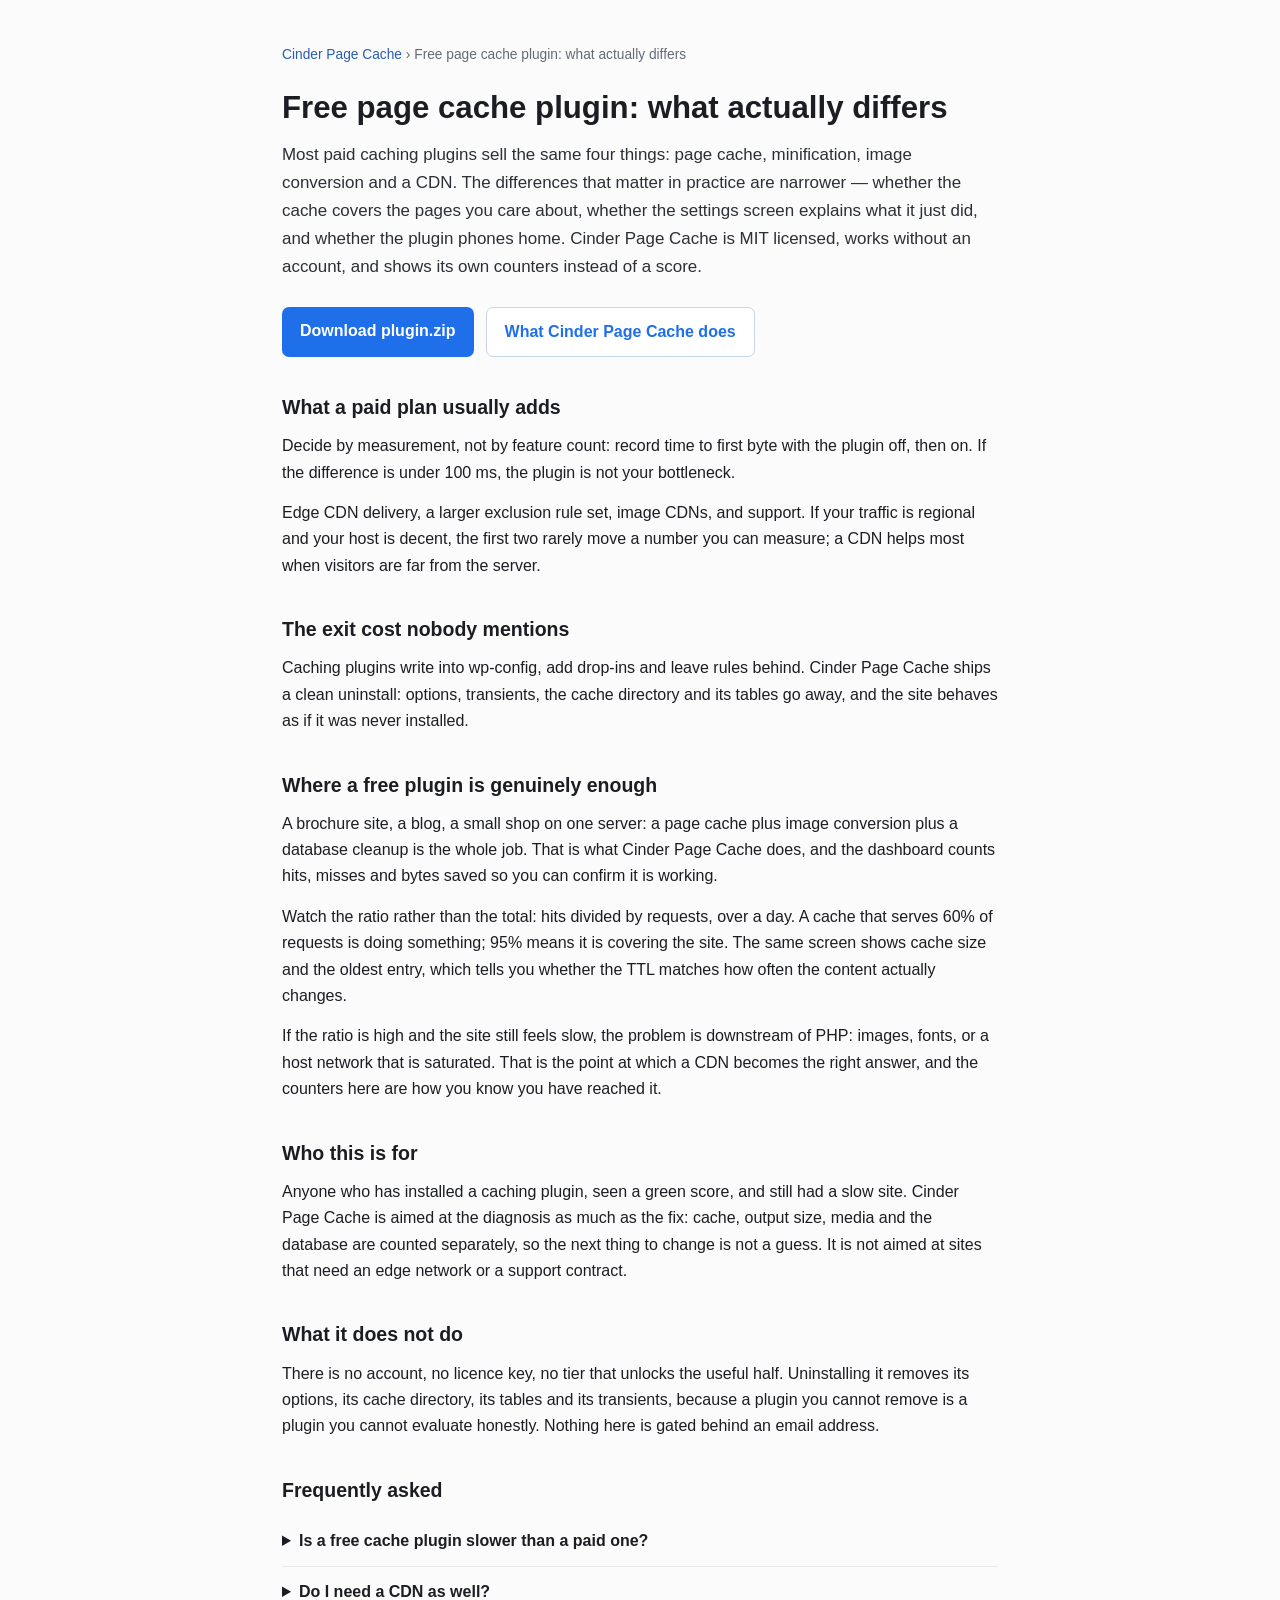
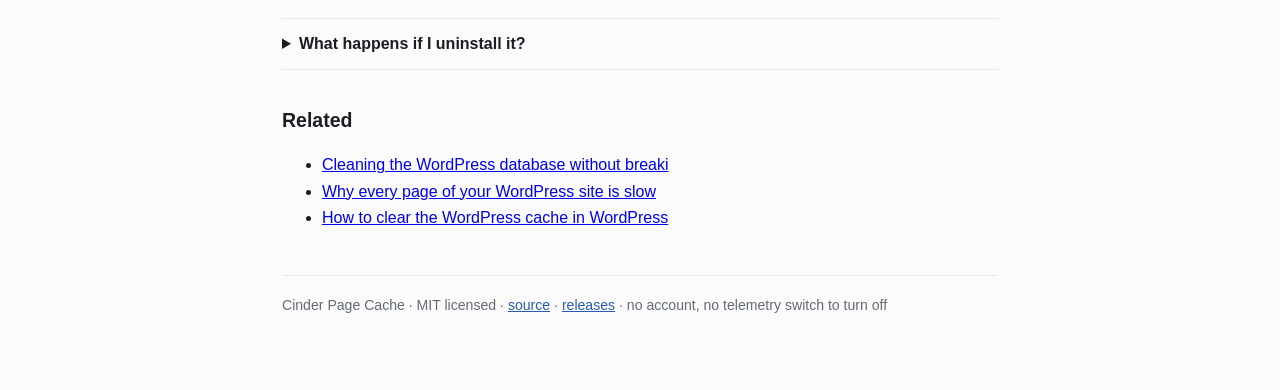
<file: docs/cache-plugin-comparison.html>
<!doctype html><html lang="en"><head><meta charset="utf-8"><meta name="viewport" content="width=device-width,initial-scale=1"><title>A free page cache plugin compared: what you get, what you pay for</title><meta name="description" content="Most paid caching plugins sell the same four things: page cache, minification, image conversion and a CDN. The differences that matter in practice are"><link rel="canonical" href="https://baronreproduce.github.io/cinder-page-cache/"><style>*{box-sizing:border-box}body{margin:0;font:16px/1.65 -apple-system,BlinkMacSystemFont,"Segoe UI",Roboto,sans-serif;color:#1b1d22;background:#fbfbfc}
.wrap{max-width:760px;margin:0 auto;padding:44px 22px 72px}h1{font-size:1.95rem;line-height:1.22;margin:0 0 14px}
h2{font-size:1.22rem;margin:34px 0 10px}p{margin:0 0 14px}nav.crumb{font-size:.86rem;color:#646b76;margin-bottom:22px}
nav.crumb a{color:#2a5db0;text-decoration:none}.lead{font-size:1.06rem;color:#2b2f36}
.cta{display:flex;gap:12px;flex-wrap:wrap;margin:26px 0 8px}.btn{display:inline-block;padding:11px 18px;border-radius:7px;background:#1f6feb;color:#fff;text-decoration:none;font-weight:600}
.btn.ghost{background:#fff;color:#1f6feb;border:1px solid #c7d5ea}pre{background:#11151c;color:#e6edf3;padding:14px 16px;border-radius:8px;overflow:auto;font-size:.86rem}
table{border-collapse:collapse;width:100%;font-size:.93rem}th,td{border-bottom:1px solid #e6e8ec;padding:8px 6px;text-align:left;vertical-align:top}
details{border-bottom:1px solid #e6e8ec;padding:12px 0}summary{font-weight:600;cursor:pointer}
footer{margin-top:44px;padding-top:18px;border-top:1px solid #e6e8ec;font-size:.88rem;color:#646b76}
footer a{color:#2a5db0}</style><script type="application/ld+json">{"@context": "https://schema.org", "@type": "FAQPage", "mainEntity": [{"@type": "Question", "name": "Is a free cache plugin slower than a paid one?", "acceptedAnswer": {"@type": "Answer", "text": "The cache itself is the same idea; what differs is polish and add-ons. Measure TTFB before and after \u2014 that number decides, not the price."}}, {"@type": "Question", "name": "Do I need a CDN as well?", "acceptedAnswer": {"@type": "Answer", "text": "Only if your visitors are geographically far from the server or your host throttles. A page cache on the origin fixes render time; a CDN fixes distance."}}, {"@type": "Question", "name": "What happens if I uninstall it?", "acceptedAnswer": {"@type": "Answer", "text": "{name} removes its options, transients, cache directory and tables. No drop-in is left behind."}}]}</script></head><body><div class="wrap"><nav class="crumb"><a href="https://baronreproduce.github.io/cinder-page-cache/">Cinder Page Cache</a> › Free page cache plugin: what actually differs</nav><h1>Free page cache plugin: what actually differs</h1><p class="lead">Most paid caching plugins sell the same four things: page cache, minification, image conversion and a CDN. The differences that matter in practice are narrower — whether the cache covers the pages you care about, whether the settings screen explains what it just did, and whether the plugin phones home. Cinder Page Cache is MIT licensed, works without an account, and shows its own counters instead of a score.</p><div class="cta"><a class="btn" href="https://github.com/BaronReproduce/cinder-page-cache/releases/latest/download/plugin.zip">Download plugin.zip</a><a class="btn ghost" href="https://baronreproduce.github.io/cinder-page-cache/">What Cinder Page Cache does</a></div><h2>What a paid plan usually adds</h2><p>Decide by measurement, not by feature count: record time to first byte with the plugin off, then on. If the difference is under 100 ms, the plugin is not your bottleneck.</p><p>Edge CDN delivery, a larger exclusion rule set, image CDNs, and support. If your traffic is regional and your host is decent, the first two rarely move a number you can measure; a CDN helps most when visitors are far from the server.</p><h2>The exit cost nobody mentions</h2><p>Caching plugins write into wp-config, add drop-ins and leave rules behind. Cinder Page Cache ships a clean uninstall: options, transients, the cache directory and its tables go away, and the site behaves as if it was never installed.</p><h2>Where a free plugin is genuinely enough</h2><p>A brochure site, a blog, a small shop on one server: a page cache plus image conversion plus a database cleanup is the whole job. That is what Cinder Page Cache does, and the dashboard counts hits, misses and bytes saved so you can confirm it is working.</p><p>Watch the ratio rather than the total: hits divided by requests, over a day. A cache that serves 60% of requests is doing something; 95% means it is covering the site. The same screen shows cache size and the oldest entry, which tells you whether the TTL matches how often the content actually changes.</p><p>If the ratio is high and the site still feels slow, the problem is downstream of PHP: images, fonts, or a host network that is saturated. That is the point at which a CDN becomes the right answer, and the counters here are how you know you have reached it.</p><h2>Who this is for</h2><p>Anyone who has installed a caching plugin, seen a green score, and still had a slow site. Cinder Page Cache is aimed at the diagnosis as much as the fix: cache, output size, media and the database are counted separately, so the next thing to change is not a guess. It is not aimed at sites that need an edge network or a support contract.</p><h2>What it does not do</h2><p>There is no account, no licence key, no tier that unlocks the useful half. Uninstalling it removes its options, its cache directory, its tables and its transients, because a plugin you cannot remove is a plugin you cannot evaluate honestly. Nothing here is gated behind an email address.</p><h2>Frequently asked</h2><details><summary>Is a free cache plugin slower than a paid one?</summary><p>The cache itself is the same idea; what differs is polish and add-ons. Measure TTFB before and after — that number decides, not the price.</p></details><details><summary>Do I need a CDN as well?</summary><p>Only if your visitors are geographically far from the server or your host throttles. A page cache on the origin fixes render time; a CDN fixes distance.</p></details><details><summary>What happens if I uninstall it?</summary><p>Cinder Page Cache removes its options, transients, cache directory and tables. No drop-in is left behind.</p></details><h2>Related</h2><ul><li><a href="https://baronreproduce.github.io/cinder-page-cache/database-cleanup.html">Cleaning the WordPress database without breaki</a></li><li><a href="https://baronreproduce.github.io/cinder-page-cache/slow-site-diagnosis.html">Why every page of your WordPress site is slow</a></li><li><a href="https://baronreproduce.github.io/cinder-page-cache/how-to.html">How to clear the WordPress cache in WordPress</a></li></ul><footer>Cinder Page Cache · MIT licensed · <a href="https://github.com/BaronReproduce/cinder-page-cache">source</a> · <a href="https://github.com/BaronReproduce/cinder-page-cache/releases/latest">releases</a> · no account, no telemetry switch to turn off</footer></div></body></html>
</file>
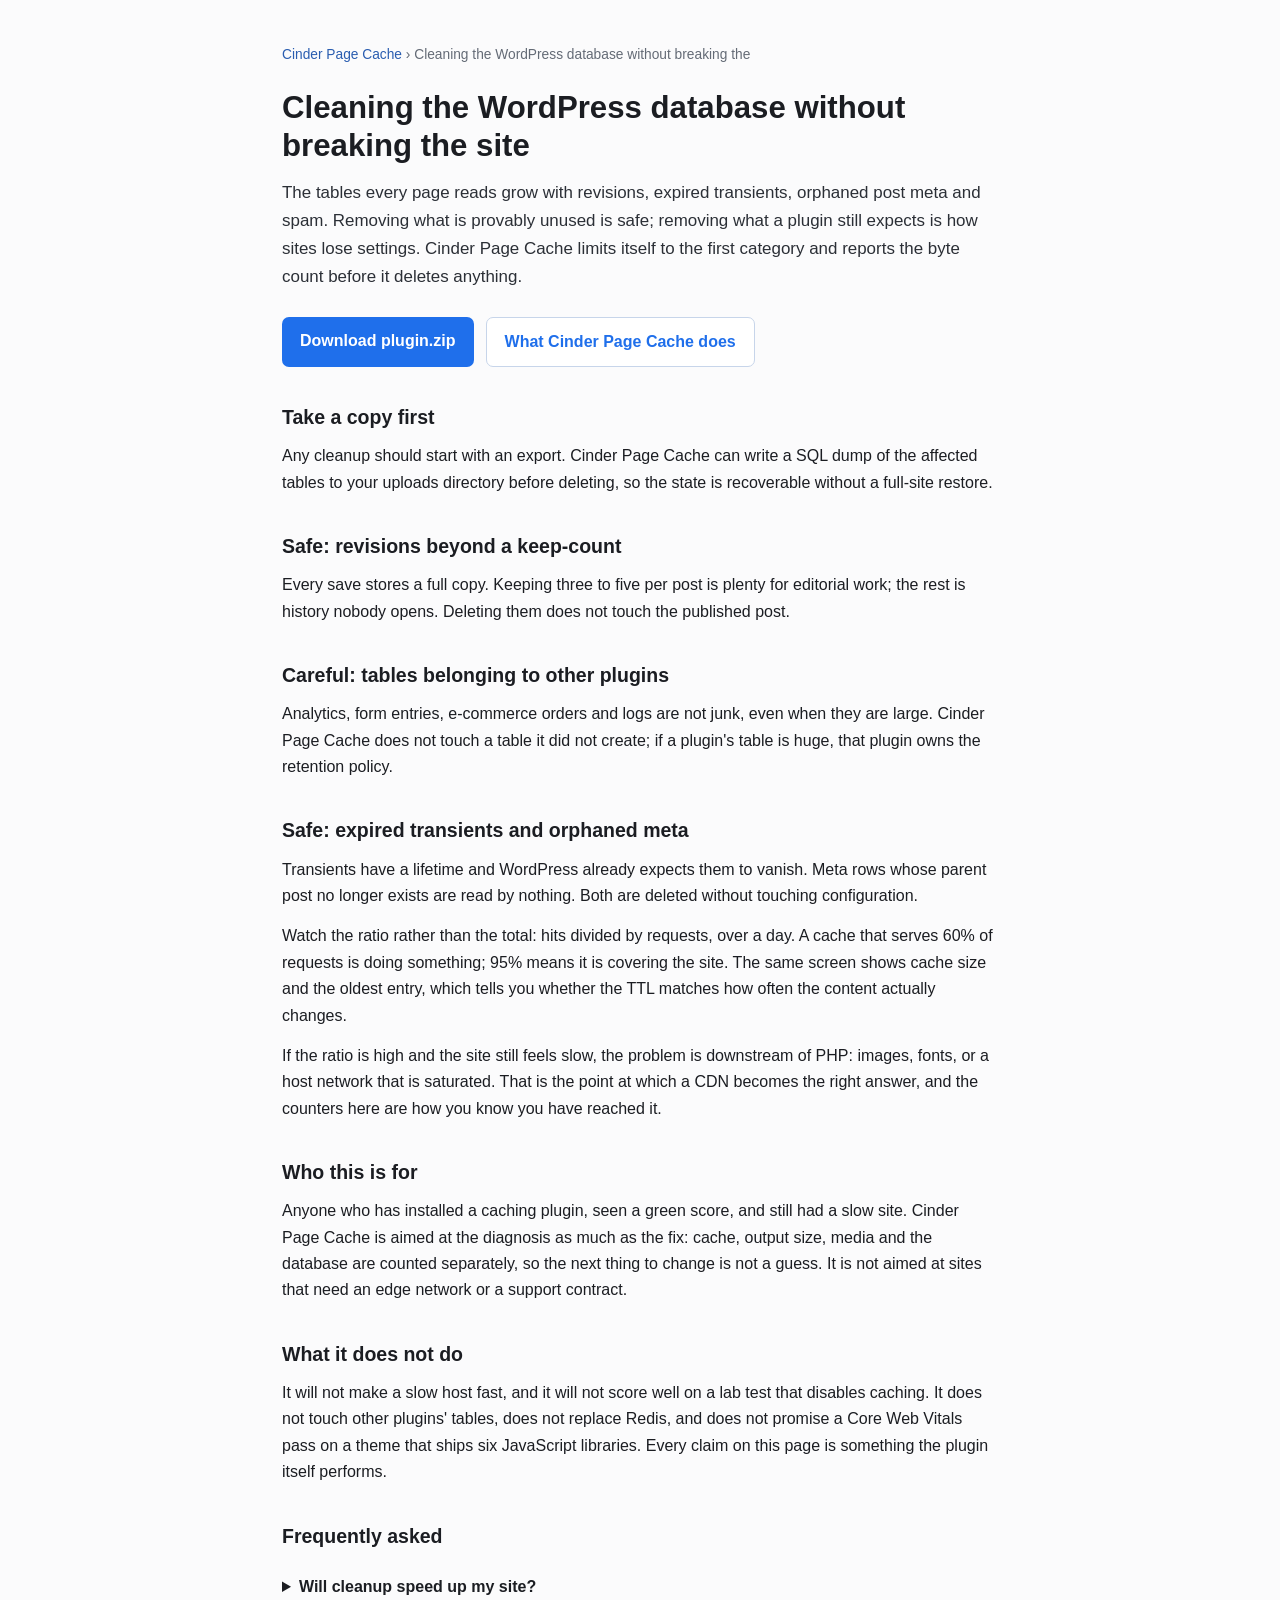
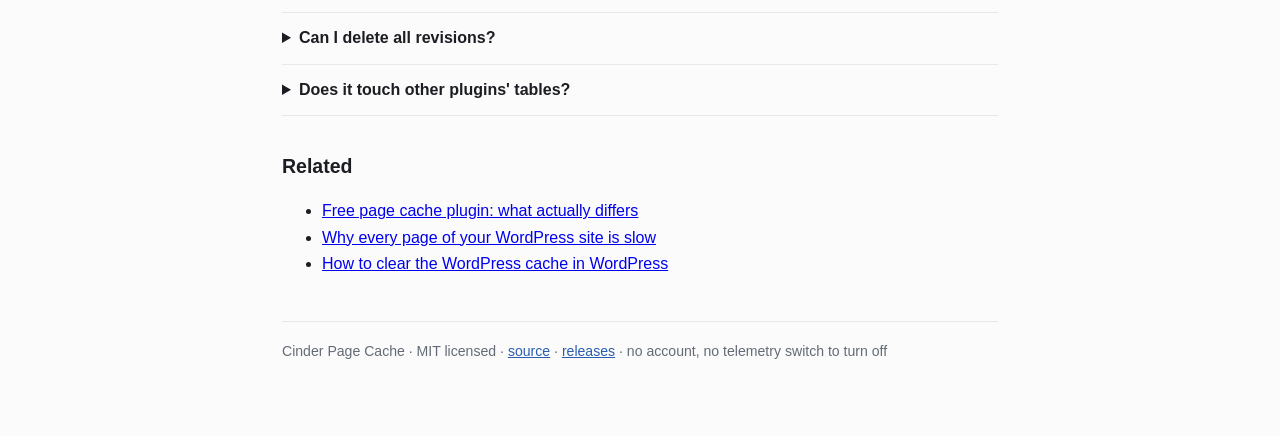
<file: docs/database-cleanup.html>
<!doctype html><html lang="en"><head><meta charset="utf-8"><meta name="viewport" content="width=device-width,initial-scale=1"><title>WordPress database cleanup: what is safe to delete and what is not</title><meta name="description" content="The tables every page reads grow with revisions, expired transients, orphaned post meta and spam. Removing what is provably unused is safe; removing w"><link rel="canonical" href="https://baronreproduce.github.io/cinder-page-cache/"><style>*{box-sizing:border-box}body{margin:0;font:16px/1.65 -apple-system,BlinkMacSystemFont,"Segoe UI",Roboto,sans-serif;color:#1b1d22;background:#fbfbfc}
.wrap{max-width:760px;margin:0 auto;padding:44px 22px 72px}h1{font-size:1.95rem;line-height:1.22;margin:0 0 14px}
h2{font-size:1.22rem;margin:34px 0 10px}p{margin:0 0 14px}nav.crumb{font-size:.86rem;color:#646b76;margin-bottom:22px}
nav.crumb a{color:#2a5db0;text-decoration:none}.lead{font-size:1.06rem;color:#2b2f36}
.cta{display:flex;gap:12px;flex-wrap:wrap;margin:26px 0 8px}.btn{display:inline-block;padding:11px 18px;border-radius:7px;background:#1f6feb;color:#fff;text-decoration:none;font-weight:600}
.btn.ghost{background:#fff;color:#1f6feb;border:1px solid #c7d5ea}pre{background:#11151c;color:#e6edf3;padding:14px 16px;border-radius:8px;overflow:auto;font-size:.86rem}
table{border-collapse:collapse;width:100%;font-size:.93rem}th,td{border-bottom:1px solid #e6e8ec;padding:8px 6px;text-align:left;vertical-align:top}
details{border-bottom:1px solid #e6e8ec;padding:12px 0}summary{font-weight:600;cursor:pointer}
footer{margin-top:44px;padding-top:18px;border-top:1px solid #e6e8ec;font-size:.88rem;color:#646b76}
footer a{color:#2a5db0}</style><script type="application/ld+json">{"@context": "https://schema.org", "@type": "FAQPage", "mainEntity": [{"@type": "Question", "name": "Will cleanup speed up my site?", "acceptedAnswer": {"@type": "Answer", "text": "It shortens queries on the tables it cleans. Expect a small but real gain, larger on old sites with tens of thousands of revisions."}}, {"@type": "Question", "name": "Can I delete all revisions?", "acceptedAnswer": {"@type": "Answer", "text": "Yes, but keeping a few per post costs almost nothing and preserves editorial history."}}, {"@type": "Question", "name": "Does it touch other plugins' tables?", "acceptedAnswer": {"@type": "Answer", "text": "No. Only rows and tables {name} created or WordPress marked as disposable."}}]}</script></head><body><div class="wrap"><nav class="crumb"><a href="https://baronreproduce.github.io/cinder-page-cache/">Cinder Page Cache</a> › Cleaning the WordPress database without breaking the</nav><h1>Cleaning the WordPress database without breaking the site</h1><p class="lead">The tables every page reads grow with revisions, expired transients, orphaned post meta and spam. Removing what is provably unused is safe; removing what a plugin still expects is how sites lose settings. Cinder Page Cache limits itself to the first category and reports the byte count before it deletes anything.</p><div class="cta"><a class="btn" href="https://github.com/BaronReproduce/cinder-page-cache/releases/latest/download/plugin.zip">Download plugin.zip</a><a class="btn ghost" href="https://baronreproduce.github.io/cinder-page-cache/">What Cinder Page Cache does</a></div><h2>Take a copy first</h2><p>Any cleanup should start with an export. Cinder Page Cache can write a SQL dump of the affected tables to your uploads directory before deleting, so the state is recoverable without a full-site restore.</p><h2>Safe: revisions beyond a keep-count</h2><p>Every save stores a full copy. Keeping three to five per post is plenty for editorial work; the rest is history nobody opens. Deleting them does not touch the published post.</p><h2>Careful: tables belonging to other plugins</h2><p>Analytics, form entries, e-commerce orders and logs are not junk, even when they are large. Cinder Page Cache does not touch a table it did not create; if a plugin's table is huge, that plugin owns the retention policy.</p><h2>Safe: expired transients and orphaned meta</h2><p>Transients have a lifetime and WordPress already expects them to vanish. Meta rows whose parent post no longer exists are read by nothing. Both are deleted without touching configuration.</p><p>Watch the ratio rather than the total: hits divided by requests, over a day. A cache that serves 60% of requests is doing something; 95% means it is covering the site. The same screen shows cache size and the oldest entry, which tells you whether the TTL matches how often the content actually changes.</p><p>If the ratio is high and the site still feels slow, the problem is downstream of PHP: images, fonts, or a host network that is saturated. That is the point at which a CDN becomes the right answer, and the counters here are how you know you have reached it.</p><h2>Who this is for</h2><p>Anyone who has installed a caching plugin, seen a green score, and still had a slow site. Cinder Page Cache is aimed at the diagnosis as much as the fix: cache, output size, media and the database are counted separately, so the next thing to change is not a guess. It is not aimed at sites that need an edge network or a support contract.</p><h2>What it does not do</h2><p>It will not make a slow host fast, and it will not score well on a lab test that disables caching. It does not touch other plugins' tables, does not replace Redis, and does not promise a Core Web Vitals pass on a theme that ships six JavaScript libraries. Every claim on this page is something the plugin itself performs.</p><h2>Frequently asked</h2><details><summary>Will cleanup speed up my site?</summary><p>It shortens queries on the tables it cleans. Expect a small but real gain, larger on old sites with tens of thousands of revisions.</p></details><details><summary>Can I delete all revisions?</summary><p>Yes, but keeping a few per post costs almost nothing and preserves editorial history.</p></details><details><summary>Does it touch other plugins' tables?</summary><p>No. Only rows and tables Cinder Page Cache created or WordPress marked as disposable.</p></details><h2>Related</h2><ul><li><a href="https://baronreproduce.github.io/cinder-page-cache/cache-plugin-comparison.html">Free page cache plugin: what actually differs</a></li><li><a href="https://baronreproduce.github.io/cinder-page-cache/slow-site-diagnosis.html">Why every page of your WordPress site is slow</a></li><li><a href="https://baronreproduce.github.io/cinder-page-cache/how-to.html">How to clear the WordPress cache in WordPress</a></li></ul><footer>Cinder Page Cache · MIT licensed · <a href="https://github.com/BaronReproduce/cinder-page-cache">source</a> · <a href="https://github.com/BaronReproduce/cinder-page-cache/releases/latest">releases</a> · no account, no telemetry switch to turn off</footer></div></body></html>
</file>
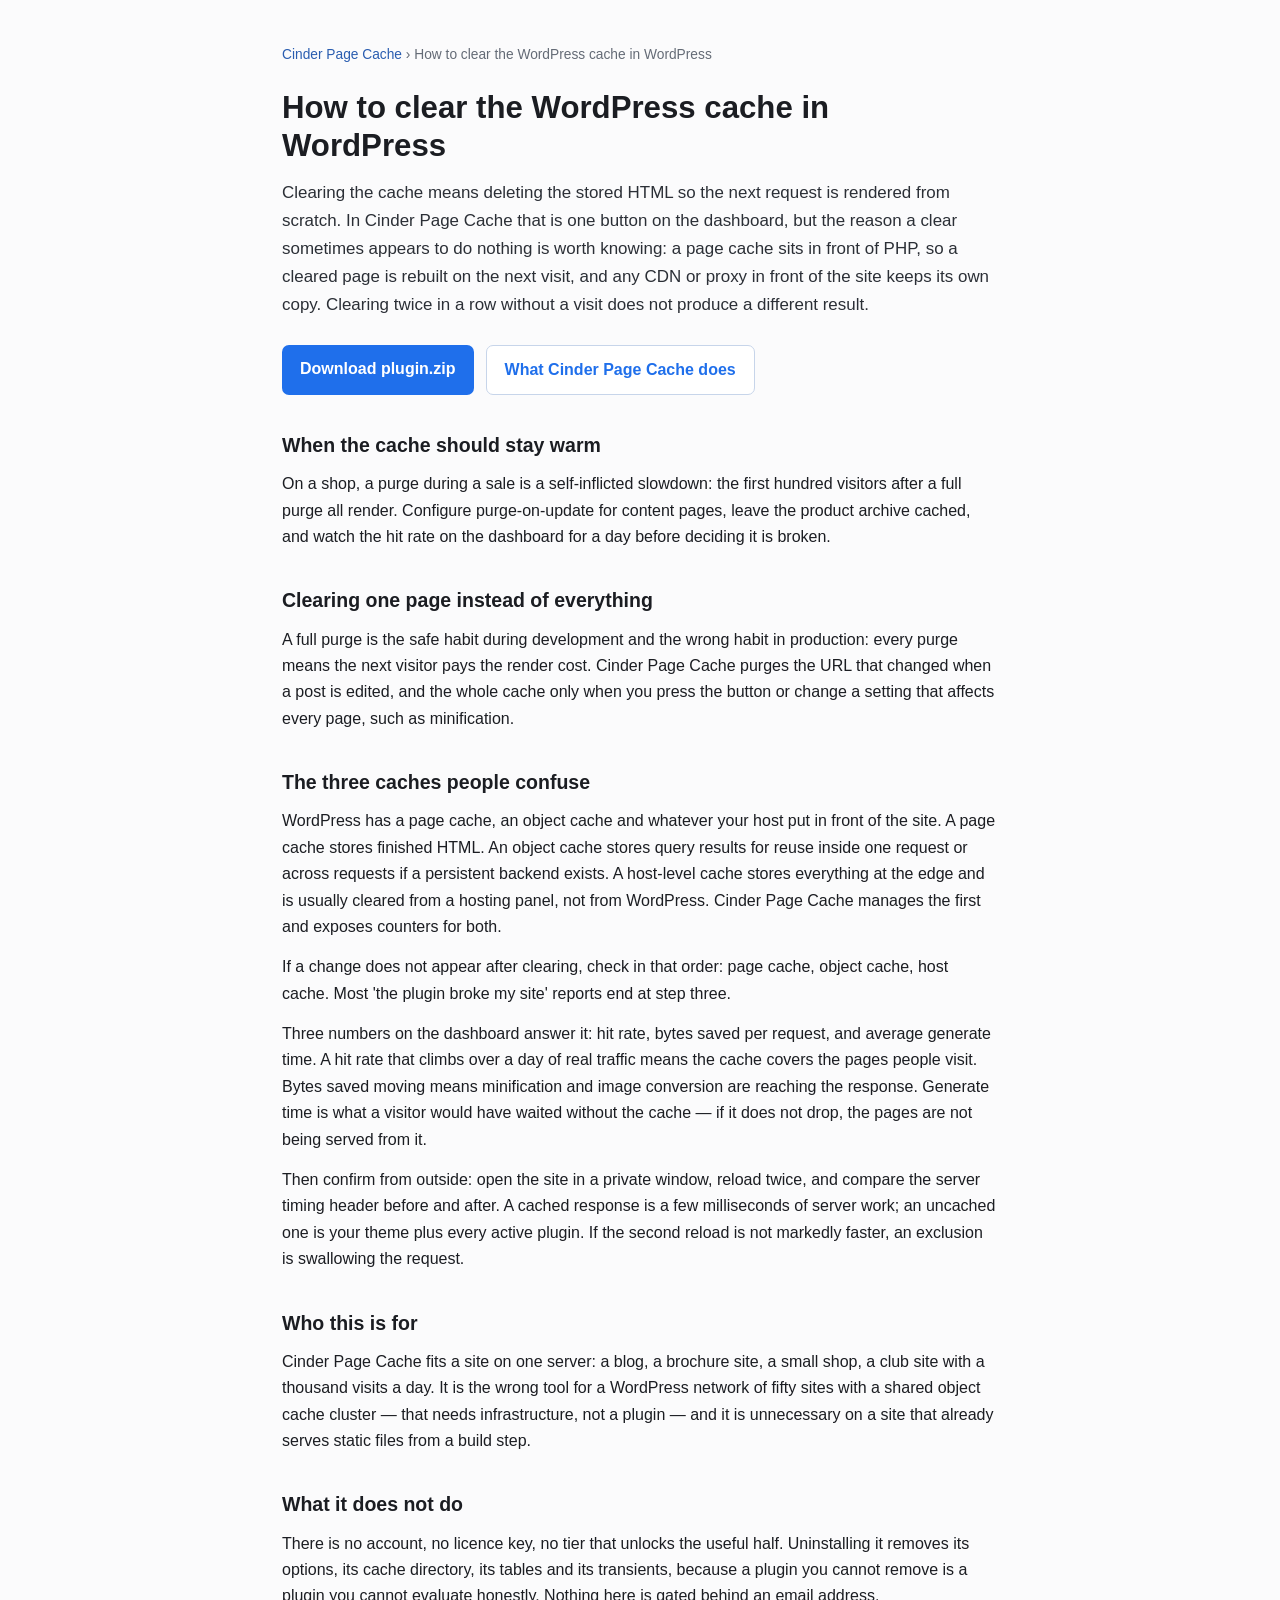
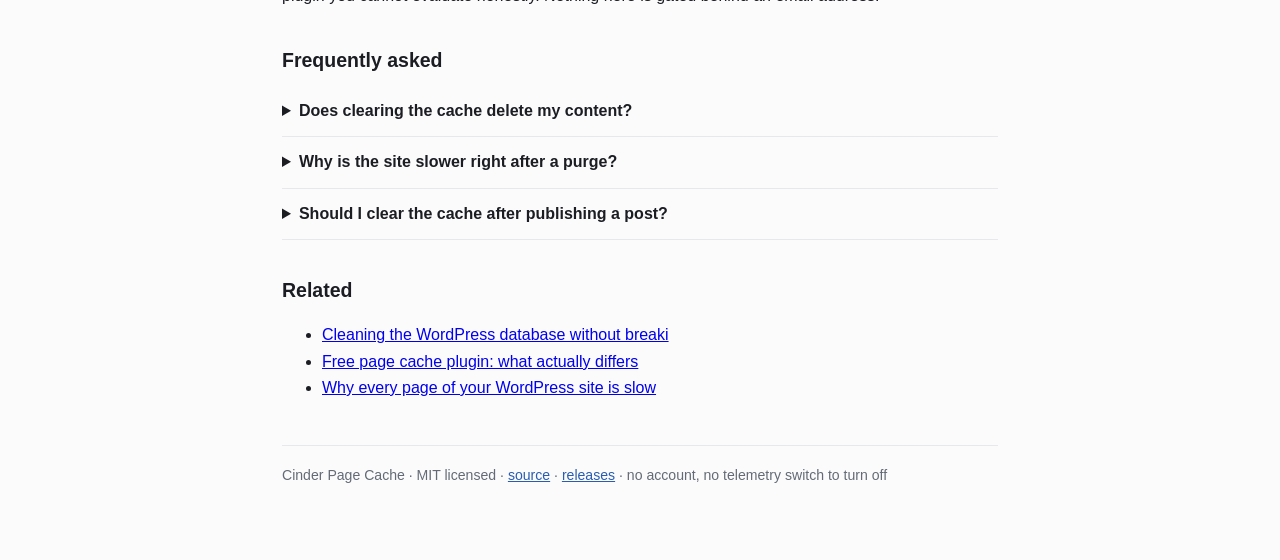
<file: docs/how-to.html>
<!doctype html><html lang="en"><head><meta charset="utf-8"><meta name="viewport" content="width=device-width,initial-scale=1"><title>How to clear the WordPress cache (and why the button sometimes does nothing)</title><meta name="description" content="Clearing the cache means deleting the stored HTML so the next request is rendered from scratch. In Cinder Page Cache that is one button on the dashboa"><link rel="canonical" href="https://baronreproduce.github.io/cinder-page-cache/"><style>*{box-sizing:border-box}body{margin:0;font:16px/1.65 -apple-system,BlinkMacSystemFont,"Segoe UI",Roboto,sans-serif;color:#1b1d22;background:#fbfbfc}
.wrap{max-width:760px;margin:0 auto;padding:44px 22px 72px}h1{font-size:1.95rem;line-height:1.22;margin:0 0 14px}
h2{font-size:1.22rem;margin:34px 0 10px}p{margin:0 0 14px}nav.crumb{font-size:.86rem;color:#646b76;margin-bottom:22px}
nav.crumb a{color:#2a5db0;text-decoration:none}.lead{font-size:1.06rem;color:#2b2f36}
.cta{display:flex;gap:12px;flex-wrap:wrap;margin:26px 0 8px}.btn{display:inline-block;padding:11px 18px;border-radius:7px;background:#1f6feb;color:#fff;text-decoration:none;font-weight:600}
.btn.ghost{background:#fff;color:#1f6feb;border:1px solid #c7d5ea}pre{background:#11151c;color:#e6edf3;padding:14px 16px;border-radius:8px;overflow:auto;font-size:.86rem}
table{border-collapse:collapse;width:100%;font-size:.93rem}th,td{border-bottom:1px solid #e6e8ec;padding:8px 6px;text-align:left;vertical-align:top}
details{border-bottom:1px solid #e6e8ec;padding:12px 0}summary{font-weight:600;cursor:pointer}
footer{margin-top:44px;padding-top:18px;border-top:1px solid #e6e8ec;font-size:.88rem;color:#646b76}
footer a{color:#2a5db0}</style><script type="application/ld+json">{"@context": "https://schema.org", "@type": "FAQPage", "mainEntity": [{"@type": "Question", "name": "Does clearing the cache delete my content?", "acceptedAnswer": {"@type": "Answer", "text": "No. It deletes generated HTML and stored counters. Posts, pages, media and settings are untouched; the next request regenerates the page."}}, {"@type": "Question", "name": "Why is the site slower right after a purge?", "acceptedAnswer": {"@type": "Answer", "text": "Every cached page has to be rendered again. The first visitors after a purge pay that cost; the hit rate recovers as pages are visited."}}, {"@type": "Question", "name": "Should I clear the cache after publishing a post?", "acceptedAnswer": {"@type": "Answer", "text": "{name} purges the affected URL automatically on save, so a manual purge is only needed after changing a global setting."}}]}</script></head><body><div class="wrap"><nav class="crumb"><a href="https://baronreproduce.github.io/cinder-page-cache/">Cinder Page Cache</a> › How to clear the WordPress cache in WordPress</nav><h1>How to clear the WordPress cache in WordPress</h1><p class="lead">Clearing the cache means deleting the stored HTML so the next request is rendered from scratch. In Cinder Page Cache that is one button on the dashboard, but the reason a clear sometimes appears to do nothing is worth knowing: a page cache sits in front of PHP, so a cleared page is rebuilt on the next visit, and any CDN or proxy in front of the site keeps its own copy. Clearing twice in a row without a visit does not produce a different result.</p><div class="cta"><a class="btn" href="https://github.com/BaronReproduce/cinder-page-cache/releases/latest/download/plugin.zip">Download plugin.zip</a><a class="btn ghost" href="https://baronreproduce.github.io/cinder-page-cache/">What Cinder Page Cache does</a></div><h2>When the cache should stay warm</h2><p>On a shop, a purge during a sale is a self-inflicted slowdown: the first hundred visitors after a full purge all render. Configure purge-on-update for content pages, leave the product archive cached, and watch the hit rate on the dashboard for a day before deciding it is broken.</p><h2>Clearing one page instead of everything</h2><p>A full purge is the safe habit during development and the wrong habit in production: every purge means the next visitor pays the render cost. Cinder Page Cache purges the URL that changed when a post is edited, and the whole cache only when you press the button or change a setting that affects every page, such as minification.</p><h2>The three caches people confuse</h2><p>WordPress has a page cache, an object cache and whatever your host put in front of the site. A page cache stores finished HTML. An object cache stores query results for reuse inside one request or across requests if a persistent backend exists. A host-level cache stores everything at the edge and is usually cleared from a hosting panel, not from WordPress. Cinder Page Cache manages the first and exposes counters for both.</p><p>If a change does not appear after clearing, check in that order: page cache, object cache, host cache. Most 'the plugin broke my site' reports end at step three.</p><p>Three numbers on the dashboard answer it: hit rate, bytes saved per request, and average generate time. A hit rate that climbs over a day of real traffic means the cache covers the pages people visit. Bytes saved moving means minification and image conversion are reaching the response. Generate time is what a visitor would have waited without the cache — if it does not drop, the pages are not being served from it.</p><p>Then confirm from outside: open the site in a private window, reload twice, and compare the server timing header before and after. A cached response is a few milliseconds of server work; an uncached one is your theme plus every active plugin. If the second reload is not markedly faster, an exclusion is swallowing the request.</p><h2>Who this is for</h2><p>Cinder Page Cache fits a site on one server: a blog, a brochure site, a small shop, a club site with a thousand visits a day. It is the wrong tool for a WordPress network of fifty sites with a shared object cache cluster — that needs infrastructure, not a plugin — and it is unnecessary on a site that already serves static files from a build step.</p><h2>What it does not do</h2><p>There is no account, no licence key, no tier that unlocks the useful half. Uninstalling it removes its options, its cache directory, its tables and its transients, because a plugin you cannot remove is a plugin you cannot evaluate honestly. Nothing here is gated behind an email address.</p><h2>Frequently asked</h2><details><summary>Does clearing the cache delete my content?</summary><p>No. It deletes generated HTML and stored counters. Posts, pages, media and settings are untouched; the next request regenerates the page.</p></details><details><summary>Why is the site slower right after a purge?</summary><p>Every cached page has to be rendered again. The first visitors after a purge pay that cost; the hit rate recovers as pages are visited.</p></details><details><summary>Should I clear the cache after publishing a post?</summary><p>Cinder Page Cache purges the affected URL automatically on save, so a manual purge is only needed after changing a global setting.</p></details><h2>Related</h2><ul><li><a href="https://baronreproduce.github.io/cinder-page-cache/database-cleanup.html">Cleaning the WordPress database without breaki</a></li><li><a href="https://baronreproduce.github.io/cinder-page-cache/cache-plugin-comparison.html">Free page cache plugin: what actually differs</a></li><li><a href="https://baronreproduce.github.io/cinder-page-cache/slow-site-diagnosis.html">Why every page of your WordPress site is slow</a></li></ul><footer>Cinder Page Cache · MIT licensed · <a href="https://github.com/BaronReproduce/cinder-page-cache">source</a> · <a href="https://github.com/BaronReproduce/cinder-page-cache/releases/latest">releases</a> · no account, no telemetry switch to turn off</footer></div></body></html>
</file>
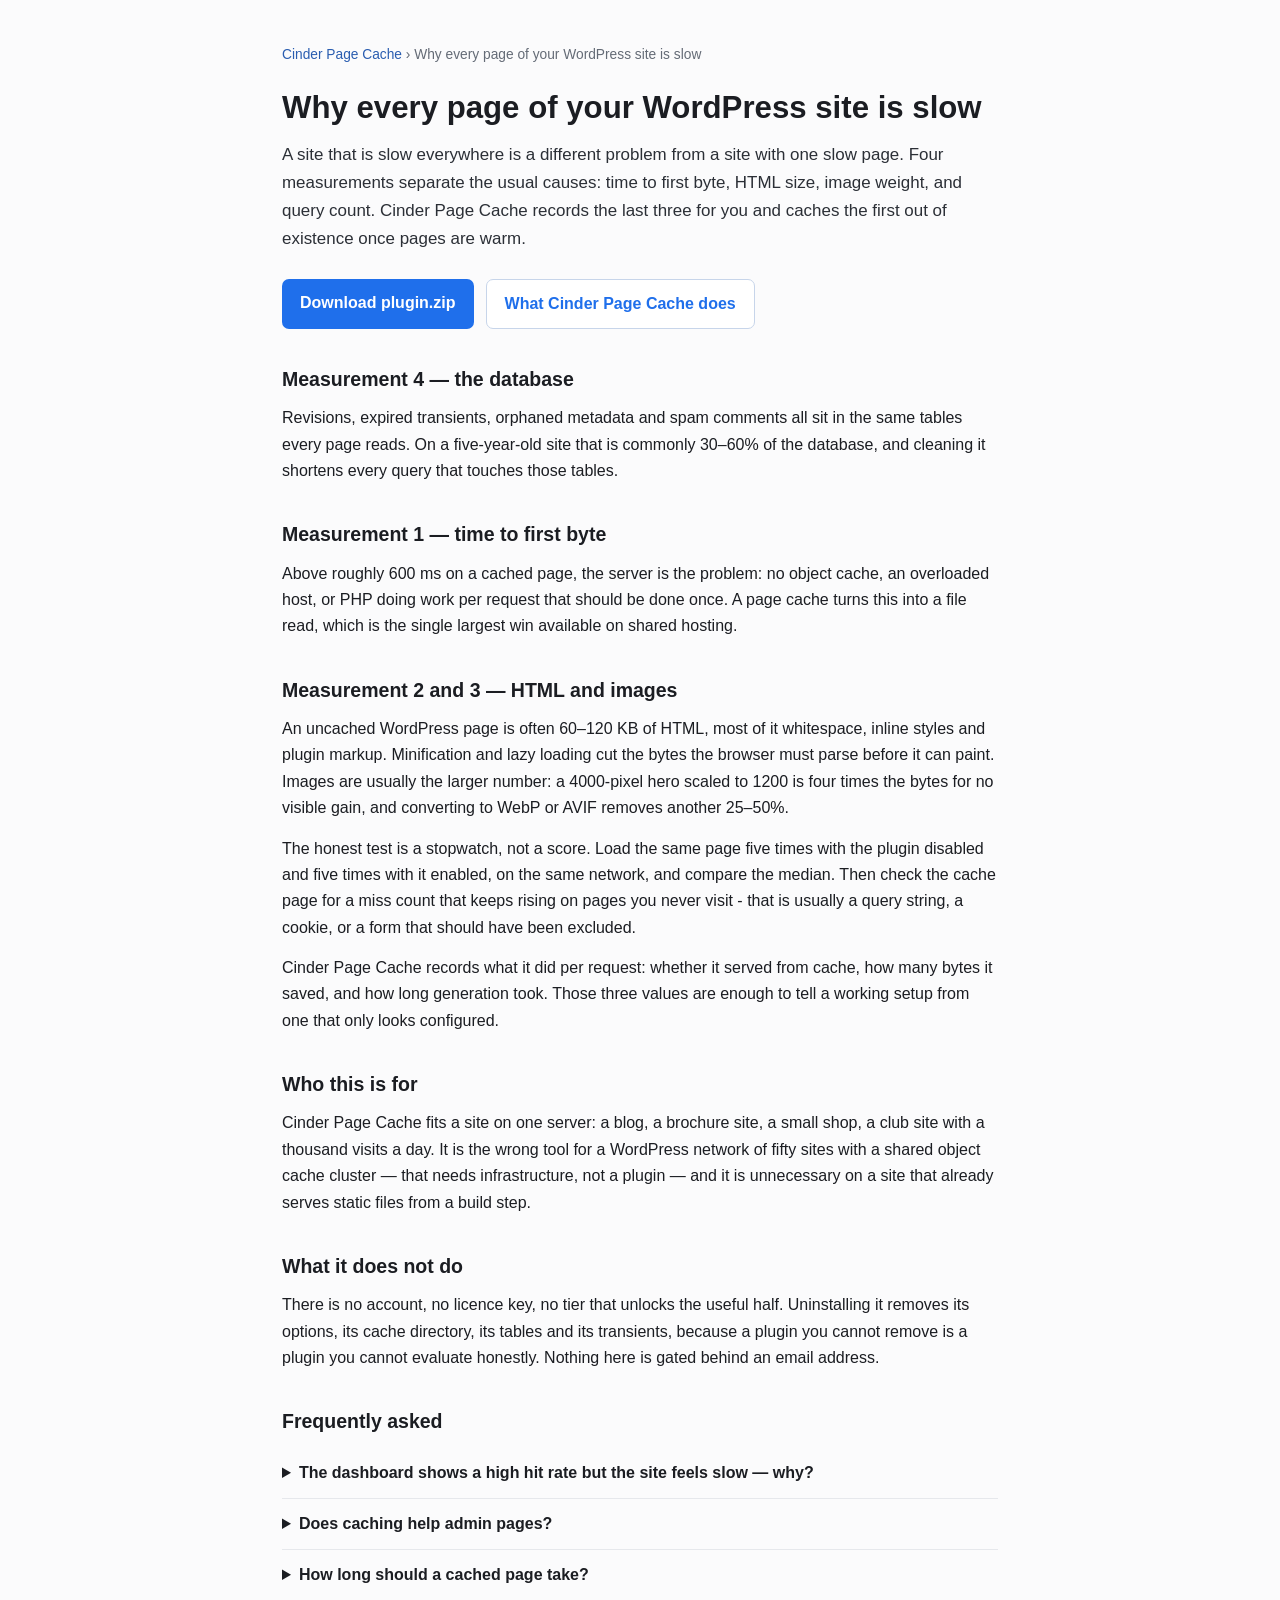
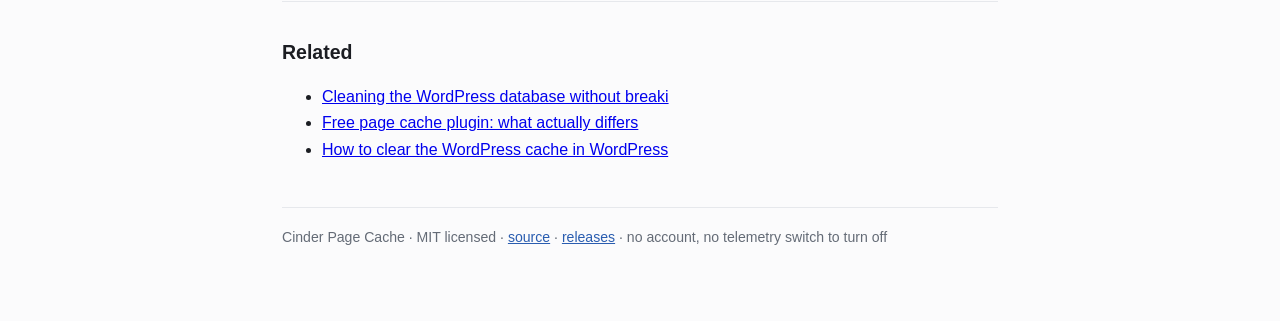
<file: docs/slow-site-diagnosis.html>
<!doctype html><html lang="en"><head><meta charset="utf-8"><meta name="viewport" content="width=device-width,initial-scale=1"><title>WordPress is slow on every page? Diagnose it in four measurements</title><meta name="description" content="A site that is slow everywhere is a different problem from a site with one slow page. Four measurements separate the usual causes: time to first byte,"><link rel="canonical" href="https://baronreproduce.github.io/cinder-page-cache/"><style>*{box-sizing:border-box}body{margin:0;font:16px/1.65 -apple-system,BlinkMacSystemFont,"Segoe UI",Roboto,sans-serif;color:#1b1d22;background:#fbfbfc}
.wrap{max-width:760px;margin:0 auto;padding:44px 22px 72px}h1{font-size:1.95rem;line-height:1.22;margin:0 0 14px}
h2{font-size:1.22rem;margin:34px 0 10px}p{margin:0 0 14px}nav.crumb{font-size:.86rem;color:#646b76;margin-bottom:22px}
nav.crumb a{color:#2a5db0;text-decoration:none}.lead{font-size:1.06rem;color:#2b2f36}
.cta{display:flex;gap:12px;flex-wrap:wrap;margin:26px 0 8px}.btn{display:inline-block;padding:11px 18px;border-radius:7px;background:#1f6feb;color:#fff;text-decoration:none;font-weight:600}
.btn.ghost{background:#fff;color:#1f6feb;border:1px solid #c7d5ea}pre{background:#11151c;color:#e6edf3;padding:14px 16px;border-radius:8px;overflow:auto;font-size:.86rem}
table{border-collapse:collapse;width:100%;font-size:.93rem}th,td{border-bottom:1px solid #e6e8ec;padding:8px 6px;text-align:left;vertical-align:top}
details{border-bottom:1px solid #e6e8ec;padding:12px 0}summary{font-weight:600;cursor:pointer}
footer{margin-top:44px;padding-top:18px;border-top:1px solid #e6e8ec;font-size:.88rem;color:#646b76}
footer a{color:#2a5db0}</style><script type="application/ld+json">{"@context": "https://schema.org", "@type": "FAQPage", "mainEntity": [{"@type": "Question", "name": "The dashboard shows a high hit rate but the site feels slow \u2014 why?", "acceptedAnswer": {"@type": "Answer", "text": "A hit rate only covers pages that were cached. Check whether the slow page is excluded, whether it is a logged-in view, and whether images on it are the problem."}}, {"@type": "Question", "name": "Does caching help admin pages?", "acceptedAnswer": {"@type": "Answer", "text": "No. Logged-in requests bypass the cache by design; admin slowness is usually queries or host CPU."}}, {"@type": "Question", "name": "How long should a cached page take?", "acceptedAnswer": {"@type": "Answer", "text": "On a modest server, 50\u2013200 ms of server time. If it is much more, the cache is missing the request."}}]}</script></head><body><div class="wrap"><nav class="crumb"><a href="https://baronreproduce.github.io/cinder-page-cache/">Cinder Page Cache</a> › Why every page of your WordPress site is slow</nav><h1>Why every page of your WordPress site is slow</h1><p class="lead">A site that is slow everywhere is a different problem from a site with one slow page. Four measurements separate the usual causes: time to first byte, HTML size, image weight, and query count. Cinder Page Cache records the last three for you and caches the first out of existence once pages are warm.</p><div class="cta"><a class="btn" href="https://github.com/BaronReproduce/cinder-page-cache/releases/latest/download/plugin.zip">Download plugin.zip</a><a class="btn ghost" href="https://baronreproduce.github.io/cinder-page-cache/">What Cinder Page Cache does</a></div><h2>Measurement 4 — the database</h2><p>Revisions, expired transients, orphaned metadata and spam comments all sit in the same tables every page reads. On a five-year-old site that is commonly 30–60% of the database, and cleaning it shortens every query that touches those tables.</p><h2>Measurement 1 — time to first byte</h2><p>Above roughly 600 ms on a cached page, the server is the problem: no object cache, an overloaded host, or PHP doing work per request that should be done once. A page cache turns this into a file read, which is the single largest win available on shared hosting.</p><h2>Measurement 2 and 3 — HTML and images</h2><p>An uncached WordPress page is often 60–120 KB of HTML, most of it whitespace, inline styles and plugin markup. Minification and lazy loading cut the bytes the browser must parse before it can paint. Images are usually the larger number: a 4000-pixel hero scaled to 1200 is four times the bytes for no visible gain, and converting to WebP or AVIF removes another 25–50%.</p><p>The honest test is a stopwatch, not a score. Load the same page five times with the plugin disabled and five times with it enabled, on the same network, and compare the median. Then check the cache page for a miss count that keeps rising on pages you never visit - that is usually a query string, a cookie, or a form that should have been excluded.</p><p>Cinder Page Cache records what it did per request: whether it served from cache, how many bytes it saved, and how long generation took. Those three values are enough to tell a working setup from one that only looks configured.</p><h2>Who this is for</h2><p>Cinder Page Cache fits a site on one server: a blog, a brochure site, a small shop, a club site with a thousand visits a day. It is the wrong tool for a WordPress network of fifty sites with a shared object cache cluster — that needs infrastructure, not a plugin — and it is unnecessary on a site that already serves static files from a build step.</p><h2>What it does not do</h2><p>There is no account, no licence key, no tier that unlocks the useful half. Uninstalling it removes its options, its cache directory, its tables and its transients, because a plugin you cannot remove is a plugin you cannot evaluate honestly. Nothing here is gated behind an email address.</p><h2>Frequently asked</h2><details><summary>The dashboard shows a high hit rate but the site feels slow — why?</summary><p>A hit rate only covers pages that were cached. Check whether the slow page is excluded, whether it is a logged-in view, and whether images on it are the problem.</p></details><details><summary>Does caching help admin pages?</summary><p>No. Logged-in requests bypass the cache by design; admin slowness is usually queries or host CPU.</p></details><details><summary>How long should a cached page take?</summary><p>On a modest server, 50–200 ms of server time. If it is much more, the cache is missing the request.</p></details><h2>Related</h2><ul><li><a href="https://baronreproduce.github.io/cinder-page-cache/database-cleanup.html">Cleaning the WordPress database without breaki</a></li><li><a href="https://baronreproduce.github.io/cinder-page-cache/cache-plugin-comparison.html">Free page cache plugin: what actually differs</a></li><li><a href="https://baronreproduce.github.io/cinder-page-cache/how-to.html">How to clear the WordPress cache in WordPress</a></li></ul><footer>Cinder Page Cache · MIT licensed · <a href="https://github.com/BaronReproduce/cinder-page-cache">source</a> · <a href="https://github.com/BaronReproduce/cinder-page-cache/releases/latest">releases</a> · no account, no telemetry switch to turn off</footer></div></body></html>
</file>
